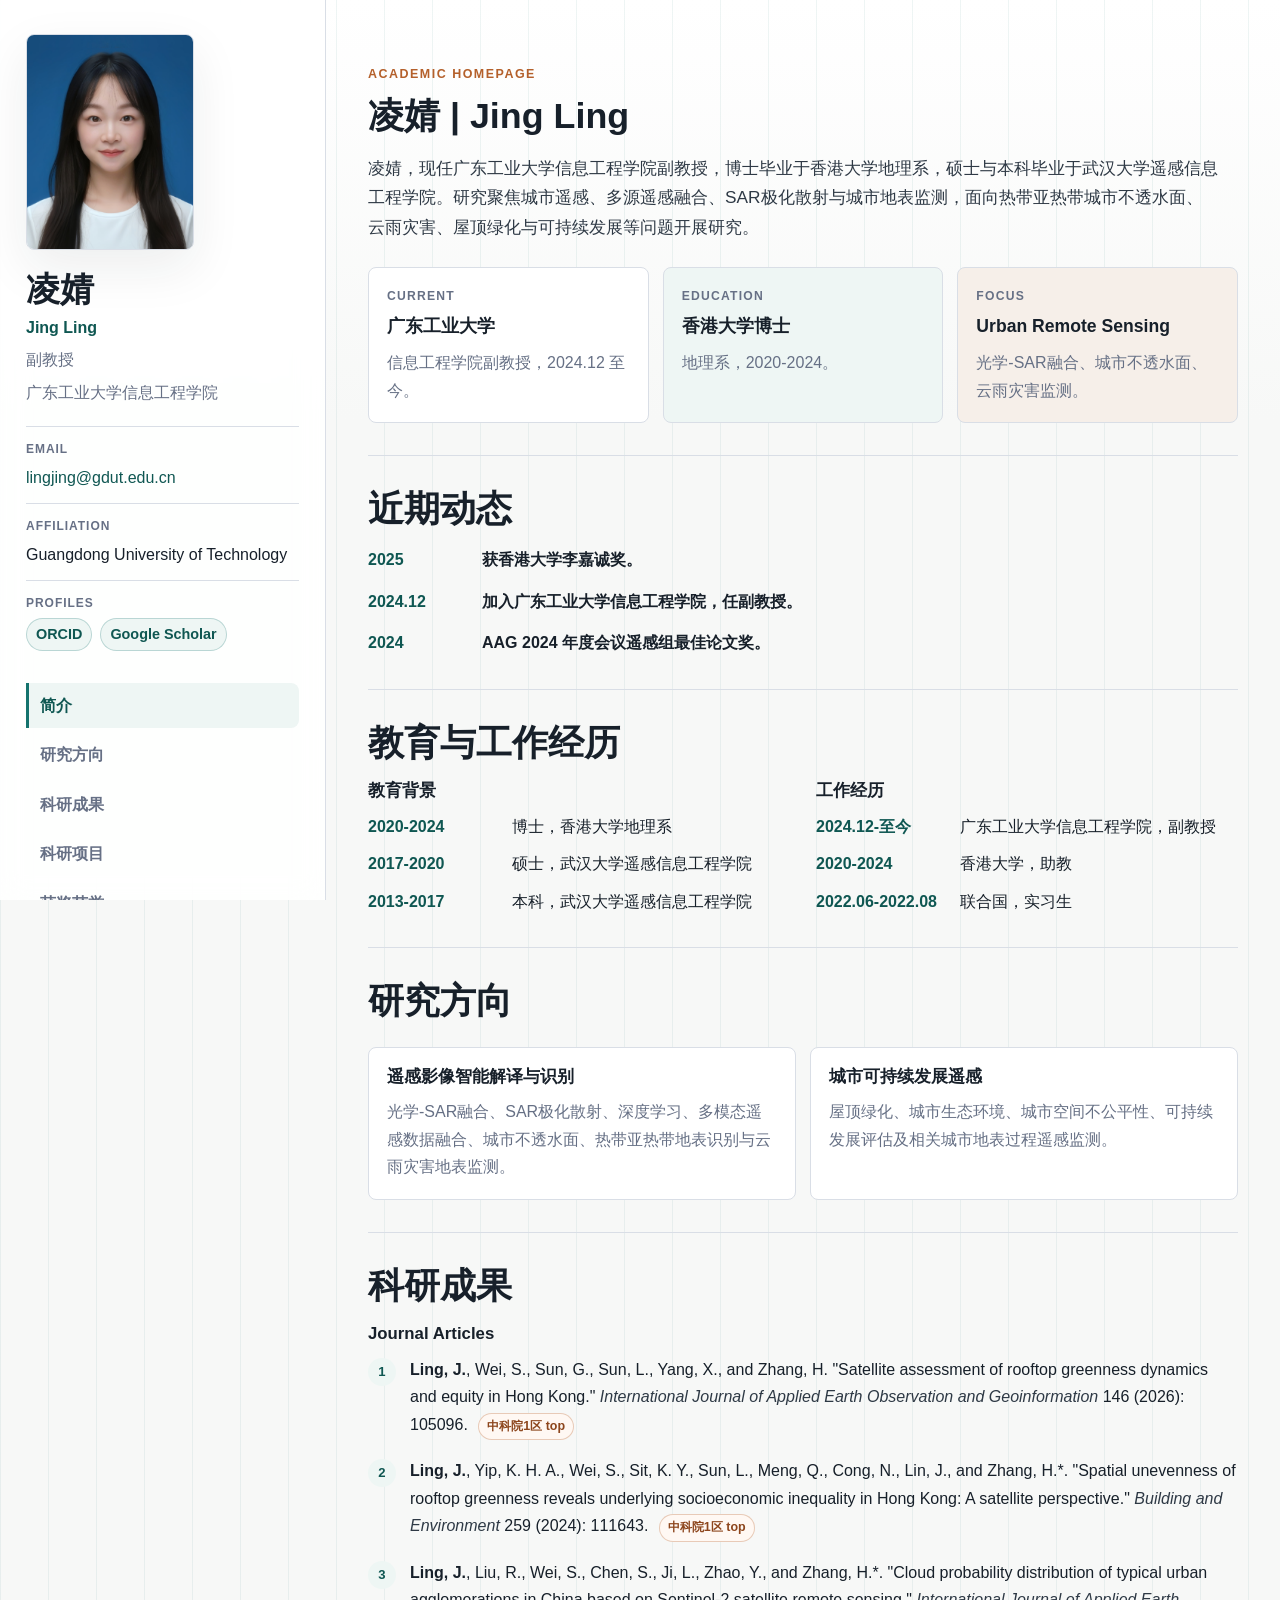
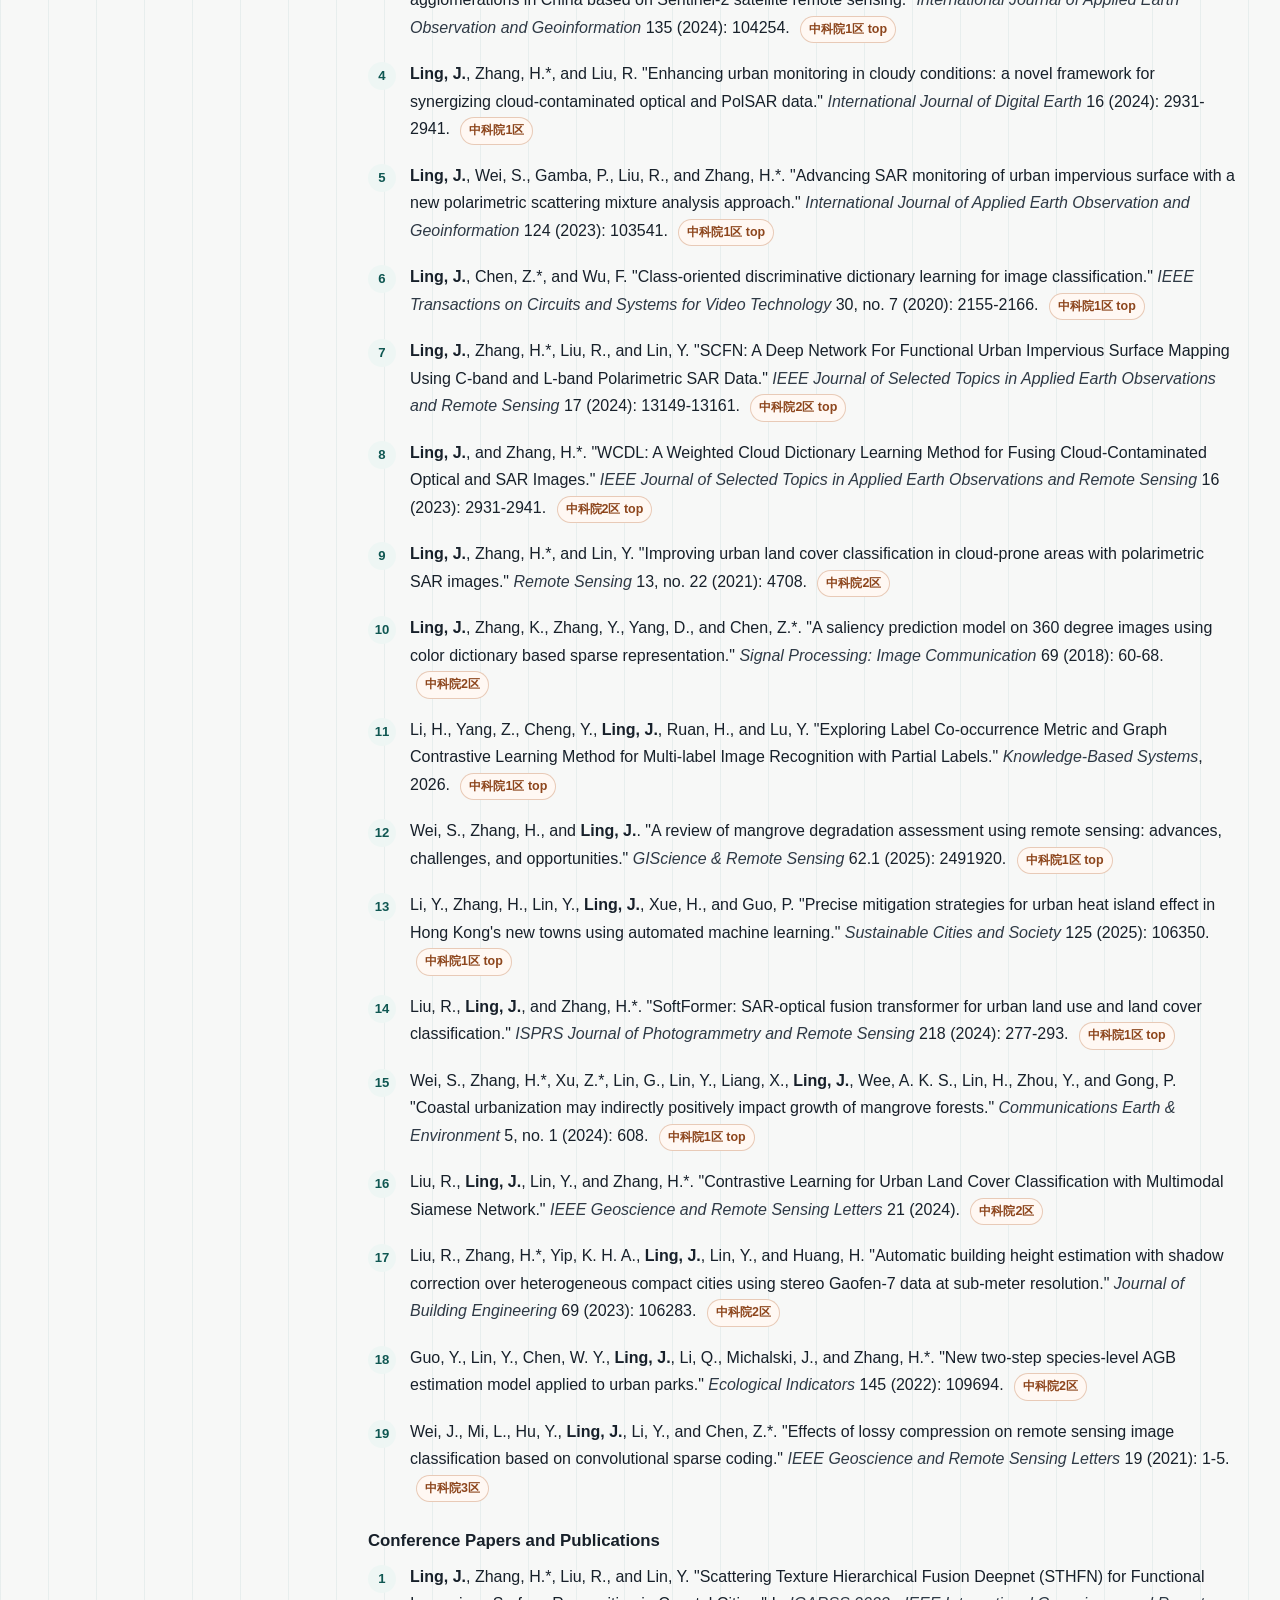
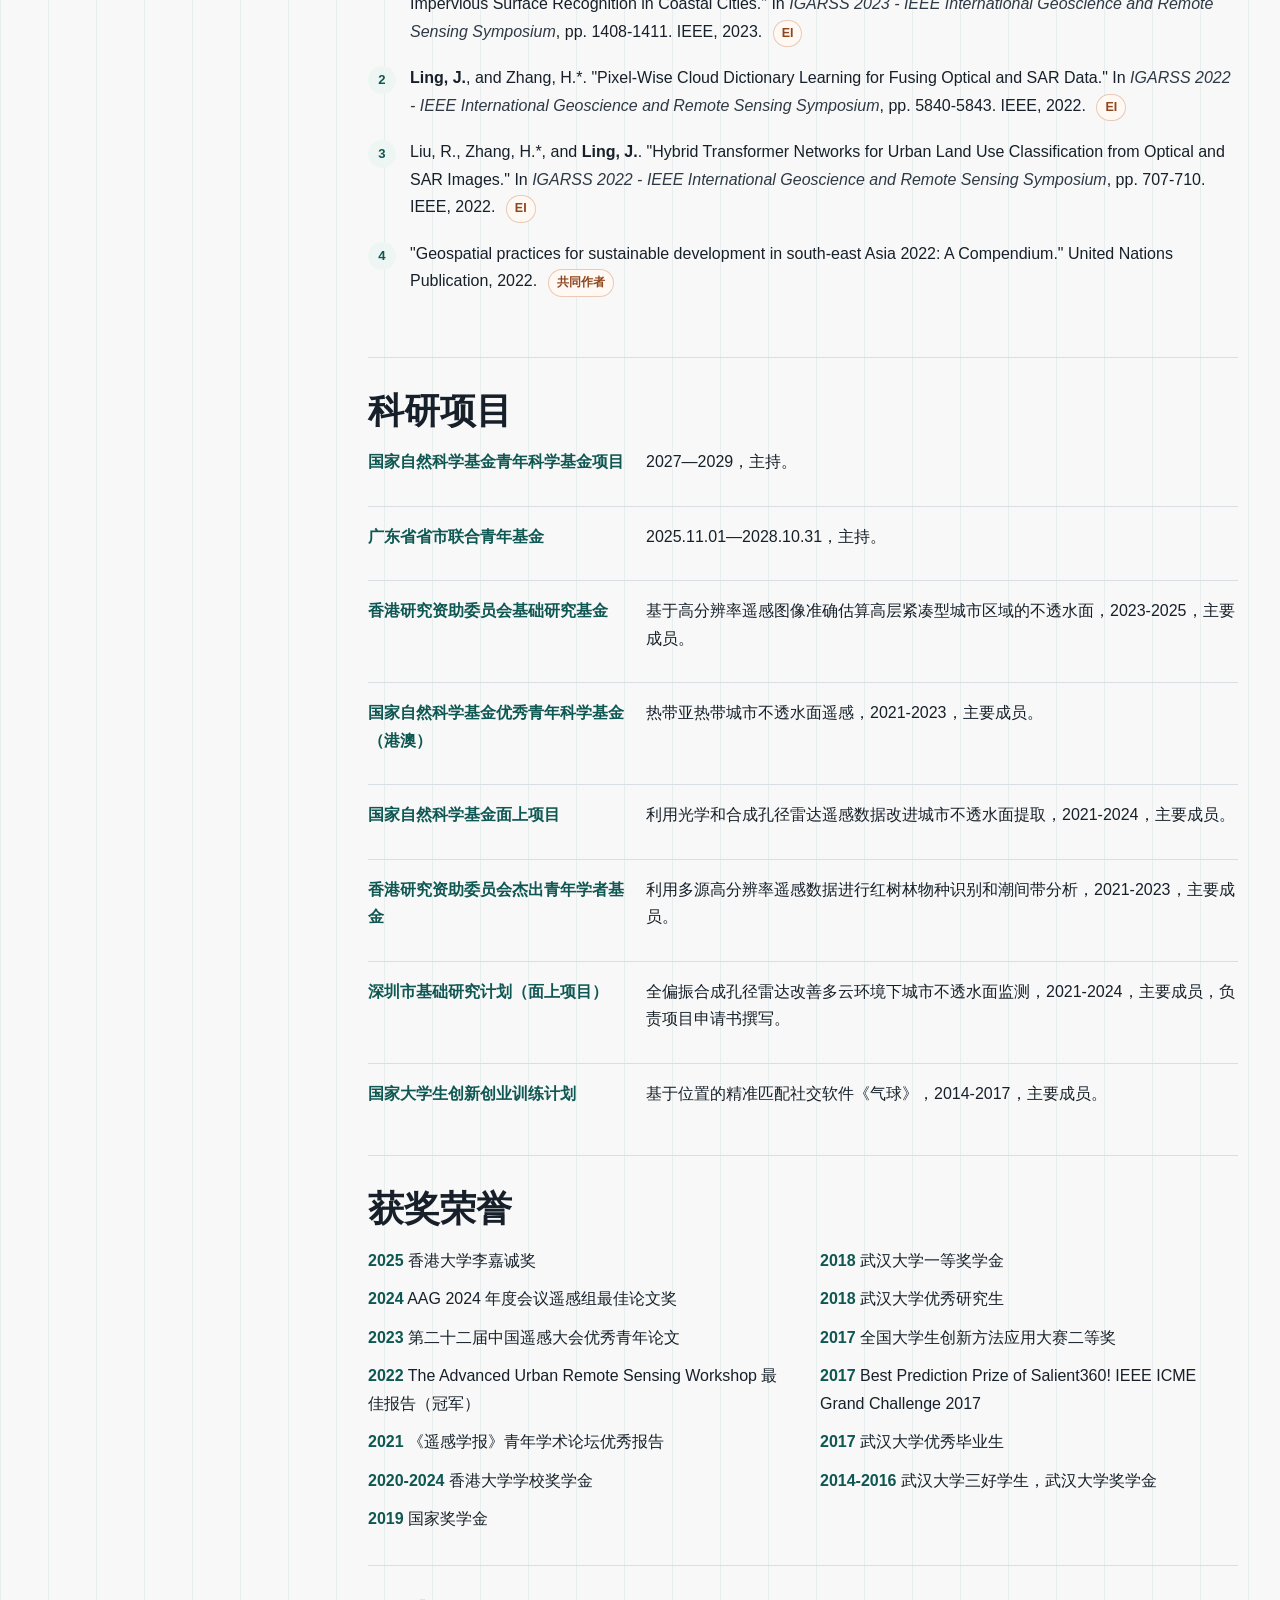
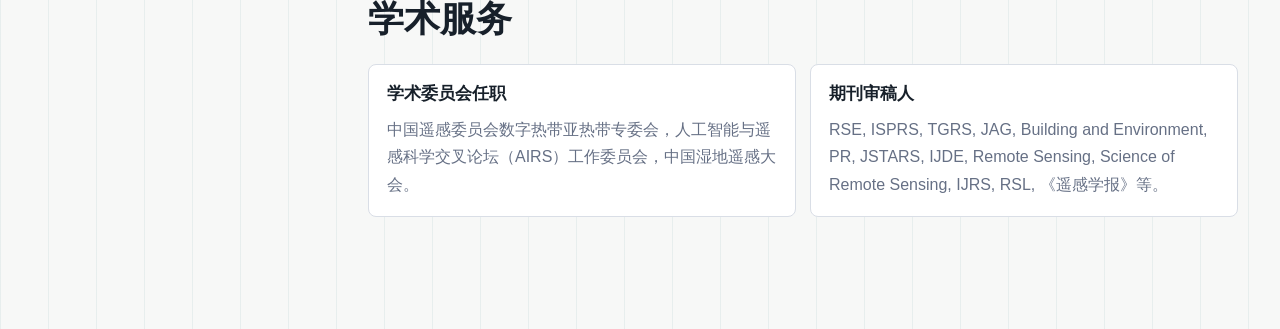
<file: index.html>
<!doctype html>
<html lang="zh-CN">
  <head>
    <meta charset="utf-8" />
    <meta name="viewport" content="width=device-width, initial-scale=1" />
    <title>凌婧 | Jing Ling | Ling Jing</title>
    <meta
      name="description"
      content="凌婧（Jing Ling / Ling Jing），广东工业大学信息工程学院副教授。研究方向包括城市遥感、光学-SAR融合、SAR极化散射、城市不透水面、云雨灾害地表监测、屋顶绿化与可持续发展。"
    />
    <meta name="author" content="凌婧, Jing Ling" />
    <meta
      name="keywords"
      content="凌婧,Jing Ling,Ling Jing,广东工业大学,Guangdong University of Technology,城市遥感,SAR,遥感,不透水面"
    />
    <meta name="robots" content="index, follow" />
    <link rel="canonical" href="https://jingling-rs.github.io/" />
    <meta property="og:type" content="profile" />
    <meta property="og:title" content="凌婧 | Jing Ling | Ling Jing" />
    <meta property="og:url" content="https://jingling-rs.github.io/" />
    <meta
      property="og:description"
      content="凌婧，广东工业大学信息工程学院副教授。研究方向包括城市遥感、光学-SAR融合、SAR极化散射与城市地表监测。"
    />
    <meta property="og:image" content="https://jingling-rs.github.io/assets/profile.png" />
    <script type="application/ld+json">
      {
        "@context": "https://schema.org",
        "@type": "Person",
        "name": "凌婧",
        "alternateName": ["Jing Ling", "Ling Jing"],
        "url": "https://jingling-rs.github.io/",
        "image": "https://jingling-rs.github.io/assets/profile.png",
        "jobTitle": "副教授",
        "email": "mailto:lingjing@gdut.edu.cn",
        "identifier": {
          "@type": "PropertyValue",
          "propertyID": "ORCID",
          "value": "0000-0002-5195-1450",
          "url": "https://orcid.org/0000-0002-5195-1450"
        },
        "sameAs": [
          "https://orcid.org/0000-0002-5195-1450",
          "https://scholar.google.com/citations?hl=zh-CN&user=QeZ-ANkAAAAJ&view_op=list_works&sortby=pubdate"
        ],
        "worksFor": {
          "@type": "CollegeOrUniversity",
          "name": "广东工业大学"
        },
        "affiliation": {
          "@type": "CollegeOrUniversity",
          "name": "Guangdong University of Technology"
        },
        "alumniOf": [
          {
            "@type": "CollegeOrUniversity",
            "name": "The University of Hong Kong"
          },
          {
            "@type": "CollegeOrUniversity",
            "name": "Wuhan University"
          }
        ],
        "knowsAbout": [
          "Urban remote sensing",
          "SAR-optical fusion",
          "Polarimetric SAR",
          "Urban impervious surface",
          "Remote sensing image processing"
        ]
      }
    </script>
    <script type="application/ld+json">
      {
        "@context": "https://schema.org",
        "@type": "WebSite",
        "name": "凌婧 | Jing Ling | Ling Jing",
        "alternateName": ["Jing Ling Academic Homepage", "Ling Jing Academic Homepage"],
        "url": "https://jingling-rs.github.io/"
      }
    </script>
    <link rel="stylesheet" href="styles.css" />
  </head>
  <body>
    <div class="site-shell">
      <aside class="profile-panel" aria-label="个人信息">
        <a class="skip-link" href="#content">跳到正文</a>
        <div class="profile-card">
          <img class="portrait" src="assets/profile.png" alt="凌婧头像" />
          <div class="identity">
            <h1>凌婧</h1>
            <p class="roman-name">Jing Ling</p>
            <p>副教授</p>
            <p>广东工业大学信息工程学院</p>
          </div>
          <dl class="contact-list">
            <div>
              <dt>Email</dt>
              <dd><a href="mailto:lingjing@gdut.edu.cn">lingjing@gdut.edu.cn</a></dd>
            </div>
            <div>
              <dt>Affiliation</dt>
              <dd>Guangdong University of Technology</dd>
            </div>
            <div>
              <dt>Profiles</dt>
              <dd class="profile-links">
                <a href="https://orcid.org/0000-0002-5195-1450" target="_blank" rel="noopener noreferrer">ORCID</a>
                <a href="https://scholar.google.com/citations?hl=zh-CN&amp;user=QeZ-ANkAAAAJ&amp;view_op=list_works&amp;sortby=pubdate" target="_blank" rel="noopener noreferrer">Google Scholar</a>
              </dd>
            </div>
          </dl>
        </div>

        <nav class="section-nav" aria-label="页面导航">
          <a href="#about">简介</a>
          <a href="#research">研究方向</a>
          <a href="#publications">科研成果</a>
          <a href="#projects">科研项目</a>
          <a href="#awards">获奖荣誉</a>
          <a href="#service">学术服务</a>
        </nav>
      </aside>

      <main id="content" class="content">
        <section id="about" class="section intro-section" aria-labelledby="about-title">
          <p class="eyebrow">Academic Homepage</p>
          <h2 id="about-title">凌婧 | Jing Ling</h2>
          <p class="lead">
            凌婧，现任广东工业大学信息工程学院副教授，博士毕业于香港大学地理系，硕士与本科毕业于武汉大学遥感信息工程学院。研究聚焦城市遥感、多源遥感融合、SAR极化散射与城市地表监测，面向热带亚热带城市不透水面、云雨灾害、屋顶绿化与可持续发展等问题开展研究。
          </p>

          <div class="highlight-grid" aria-label="个人概览">
            <article>
              <span>Current</span>
              <strong>广东工业大学</strong>
              <p>信息工程学院副教授，2024.12 至今。</p>
            </article>
            <article>
              <span>Education</span>
              <strong>香港大学博士</strong>
              <p>地理系，2020-2024。</p>
            </article>
            <article>
              <span>Focus</span>
              <strong>Urban Remote Sensing</strong>
              <p>光学-SAR融合、城市不透水面、云雨灾害监测。</p>
            </article>
          </div>
        </section>

        <section class="section" aria-labelledby="news-title">
          <h2 id="news-title">近期动态</h2>
          <ol class="timeline">
            <li>
              <time datetime="2025">2025</time>
              <div>
                <strong>获香港大学李嘉诚奖。</strong>
              </div>
            </li>
            <li>
              <time datetime="2024-12">2024.12</time>
              <div>
                <strong>加入广东工业大学信息工程学院，任副教授。</strong>
              </div>
            </li>
            <li>
              <time datetime="2024">2024</time>
              <div>
                <strong>AAG 2024 年度会议遥感组最佳论文奖。</strong>
              </div>
            </li>
          </ol>
        </section>

        <section class="section" aria-labelledby="education-title">
          <h2 id="education-title">教育与工作经历</h2>
          <div class="two-column">
            <div>
              <h3>教育背景</h3>
              <ol class="compact-list">
                <li><span>2020-2024</span> 博士，香港大学地理系</li>
                <li><span>2017-2020</span> 硕士，武汉大学遥感信息工程学院</li>
                <li><span>2013-2017</span> 本科，武汉大学遥感信息工程学院</li>
              </ol>
            </div>
            <div>
              <h3>工作经历</h3>
              <ol class="compact-list">
                <li><span>2024.12-至今</span> 广东工业大学信息工程学院，副教授</li>
                <li><span>2020-2024</span> 香港大学，助教</li>
                <li><span>2022.06-2022.08</span> 联合国，实习生</li>
              </ol>
            </div>
          </div>
        </section>

        <section id="research" class="section" aria-labelledby="research-title">
          <h2 id="research-title">研究方向</h2>
          <div class="topic-grid">
            <article>
              <h3>遥感影像智能解译与识别</h3>
              <p>
                光学-SAR融合、SAR极化散射、深度学习、多模态遥感数据融合、城市不透水面、热带亚热带地表识别与云雨灾害地表监测。
              </p>
            </article>
            <article>
              <h3>城市可持续发展遥感</h3>
              <p>
                屋顶绿化、城市生态环境、城市空间不公平性、可持续发展评估及相关城市地表过程遥感监测。
              </p>
            </article>
          </div>
        </section>

        <section id="publications" class="section" aria-labelledby="publications-title">
          <h2 id="publications-title">科研成果</h2>

          <h3>Journal Articles</h3>
          <ol class="publication-list">
            <li>
              <strong>Ling, J.</strong>, Wei, S., Sun, G., Sun, L., Yang, X., and Zhang, H.
              "Satellite assessment of rooftop greenness dynamics and equity in Hong Kong."
              <em>International Journal of Applied Earth Observation and Geoinformation</em> 146 (2026): 105096.
              <span class="tag">中科院1区 top</span>
            </li>
            <li>
              <strong>Ling, J.</strong>, Yip, K. H. A., Wei, S., Sit, K. Y., Sun, L., Meng, Q., Cong, N., Lin, J., and Zhang, H.*.
              "Spatial unevenness of rooftop greenness reveals underlying socioeconomic inequality in Hong Kong: A satellite perspective."
              <em>Building and Environment</em> 259 (2024): 111643.
              <span class="tag">中科院1区 top</span>
            </li>
            <li>
              <strong>Ling, J.</strong>, Liu, R., Wei, S., Chen, S., Ji, L., Zhao, Y., and Zhang, H.*.
              "Cloud probability distribution of typical urban agglomerations in China based on Sentinel-2 satellite remote sensing."
              <em>International Journal of Applied Earth Observation and Geoinformation</em> 135 (2024): 104254.
              <span class="tag">中科院1区 top</span>
            </li>
            <li>
              <strong>Ling, J.</strong>, Zhang, H.*, and Liu, R.
              "Enhancing urban monitoring in cloudy conditions: a novel framework for synergizing cloud-contaminated optical and PolSAR data."
              <em>International Journal of Digital Earth</em> 16 (2024): 2931-2941.
              <span class="tag">中科院1区</span>
            </li>
            <li>
              <strong>Ling, J.</strong>, Wei, S., Gamba, P., Liu, R., and Zhang, H.*.
              "Advancing SAR monitoring of urban impervious surface with a new polarimetric scattering mixture analysis approach."
              <em>International Journal of Applied Earth Observation and Geoinformation</em> 124 (2023): 103541.
              <span class="tag">中科院1区 top</span>
            </li>
            <li>
              <strong>Ling, J.</strong>, Chen, Z.*, and Wu, F.
              "Class-oriented discriminative dictionary learning for image classification."
              <em>IEEE Transactions on Circuits and Systems for Video Technology</em> 30, no. 7 (2020): 2155-2166.
              <span class="tag">中科院1区 top</span>
            </li>
            <li>
              <strong>Ling, J.</strong>, Zhang, H.*, Liu, R., and Lin, Y.
              "SCFN: A Deep Network For Functional Urban Impervious Surface Mapping Using C-band and L-band Polarimetric SAR Data."
              <em>IEEE Journal of Selected Topics in Applied Earth Observations and Remote Sensing</em> 17 (2024): 13149-13161.
              <span class="tag">中科院2区 top</span>
            </li>
            <li>
              <strong>Ling, J.</strong>, and Zhang, H.*.
              "WCDL: A Weighted Cloud Dictionary Learning Method for Fusing Cloud-Contaminated Optical and SAR Images."
              <em>IEEE Journal of Selected Topics in Applied Earth Observations and Remote Sensing</em> 16 (2023): 2931-2941.
              <span class="tag">中科院2区 top</span>
            </li>
            <li>
              <strong>Ling, J.</strong>, Zhang, H.*, and Lin, Y.
              "Improving urban land cover classification in cloud-prone areas with polarimetric SAR images."
              <em>Remote Sensing</em> 13, no. 22 (2021): 4708.
              <span class="tag">中科院2区</span>
            </li>
            <li>
              <strong>Ling, J.</strong>, Zhang, K., Zhang, Y., Yang, D., and Chen, Z.*.
              "A saliency prediction model on 360 degree images using color dictionary based sparse representation."
              <em>Signal Processing: Image Communication</em> 69 (2018): 60-68.
              <span class="tag">中科院2区</span>
            </li>
            <li>
              Li, H., Yang, Z., Cheng, Y., <strong>Ling, J.</strong>, Ruan, H., and Lu, Y.
              "Exploring Label Co-occurrence Metric and Graph Contrastive Learning Method for Multi-label Image Recognition with Partial Labels."
              <em>Knowledge-Based Systems</em>, 2026.
              <span class="tag">中科院1区 top</span>
            </li>
            <li>
              Wei, S., Zhang, H., and <strong>Ling, J.</strong>.
              "A review of mangrove degradation assessment using remote sensing: advances, challenges, and opportunities."
              <em>GIScience &amp; Remote Sensing</em> 62.1 (2025): 2491920.
              <span class="tag">中科院1区 top</span>
            </li>
            <li>
              Li, Y., Zhang, H., Lin, Y., <strong>Ling, J.</strong>, Xue, H., and Guo, P.
              "Precise mitigation strategies for urban heat island effect in Hong Kong's new towns using automated machine learning."
              <em>Sustainable Cities and Society</em> 125 (2025): 106350.
              <span class="tag">中科院1区 top</span>
            </li>
            <li>
              Liu, R., <strong>Ling, J.</strong>, and Zhang, H.*.
              "SoftFormer: SAR-optical fusion transformer for urban land use and land cover classification."
              <em>ISPRS Journal of Photogrammetry and Remote Sensing</em> 218 (2024): 277-293.
              <span class="tag">中科院1区 top</span>
            </li>
            <li>
              Wei, S., Zhang, H.*, Xu, Z.*, Lin, G., Lin, Y., Liang, X., <strong>Ling, J.</strong>, Wee, A. K. S., Lin, H., Zhou, Y., and Gong, P.
              "Coastal urbanization may indirectly positively impact growth of mangrove forests."
              <em>Communications Earth &amp; Environment</em> 5, no. 1 (2024): 608.
              <span class="tag">中科院1区 top</span>
            </li>
            <li>
              Liu, R., <strong>Ling, J.</strong>, Lin, Y., and Zhang, H.*.
              "Contrastive Learning for Urban Land Cover Classification with Multimodal Siamese Network."
              <em>IEEE Geoscience and Remote Sensing Letters</em> 21 (2024).
              <span class="tag">中科院2区</span>
            </li>
            <li>
              Liu, R., Zhang, H.*, Yip, K. H. A., <strong>Ling, J.</strong>, Lin, Y., and Huang, H.
              "Automatic building height estimation with shadow correction over heterogeneous compact cities using stereo Gaofen-7 data at sub-meter resolution."
              <em>Journal of Building Engineering</em> 69 (2023): 106283.
              <span class="tag">中科院2区</span>
            </li>
            <li>
              Guo, Y., Lin, Y., Chen, W. Y., <strong>Ling, J.</strong>, Li, Q., Michalski, J., and Zhang, H.*.
              "New two-step species-level AGB estimation model applied to urban parks."
              <em>Ecological Indicators</em> 145 (2022): 109694.
              <span class="tag">中科院2区</span>
            </li>
            <li>
              Wei, J., Mi, L., Hu, Y., <strong>Ling, J.</strong>, Li, Y., and Chen, Z.*.
              "Effects of lossy compression on remote sensing image classification based on convolutional sparse coding."
              <em>IEEE Geoscience and Remote Sensing Letters</em> 19 (2021): 1-5.
              <span class="tag">中科院3区</span>
            </li>
          </ol>

          <h3>Conference Papers and Publications</h3>
          <ol class="publication-list">
            <li>
              <strong>Ling, J.</strong>, Zhang, H.*, Liu, R., and Lin, Y.
              "Scattering Texture Hierarchical Fusion Deepnet (STHFN) for Functional Impervious Surface Recognition in Coastal Cities."
              In <em>IGARSS 2023 - IEEE International Geoscience and Remote Sensing Symposium</em>, pp. 1408-1411. IEEE, 2023.
              <span class="tag">EI</span>
            </li>
            <li>
              <strong>Ling, J.</strong>, and Zhang, H.*.
              "Pixel-Wise Cloud Dictionary Learning for Fusing Optical and SAR Data."
              In <em>IGARSS 2022 - IEEE International Geoscience and Remote Sensing Symposium</em>, pp. 5840-5843. IEEE, 2022.
              <span class="tag">EI</span>
            </li>
            <li>
              Liu, R., Zhang, H.*, and <strong>Ling, J.</strong>.
              "Hybrid Transformer Networks for Urban Land Use Classification from Optical and SAR Images."
              In <em>IGARSS 2022 - IEEE International Geoscience and Remote Sensing Symposium</em>, pp. 707-710. IEEE, 2022.
              <span class="tag">EI</span>
            </li>
            <li>
              "Geospatial practices for sustainable development in south-east Asia 2022: A Compendium."
              United Nations Publication, 2022.
              <span class="tag">共同作者</span>
            </li>
          </ol>
        </section>

        <section id="projects" class="section" aria-labelledby="projects-title">
          <h2 id="projects-title">科研项目</h2>
          <ol class="project-list">
            <li>
              <strong>国家自然科学基金青年科学基金项目</strong>
              <span>2027—2029，主持。</span>
            </li>
            <li>
              <strong>广东省省市联合青年基金</strong>
              <span>2025.11.01—2028.10.31，主持。</span>
            </li>
            <li>
              <strong>香港研究资助委员会基础研究基金</strong>
              <span>基于高分辨率遥感图像准确估算高层紧凑型城市区域的不透水面，2023-2025，主要成员。</span>
            </li>
            <li>
              <strong>国家自然科学基金优秀青年科学基金（港澳）</strong>
              <span>热带亚热带城市不透水面遥感，2021-2023，主要成员。</span>
            </li>
            <li>
              <strong>国家自然科学基金面上项目</strong>
              <span>利用光学和合成孔径雷达遥感数据改进城市不透水面提取，2021-2024，主要成员。</span>
            </li>
            <li>
              <strong>香港研究资助委员会杰出青年学者基金</strong>
              <span>利用多源高分辨率遥感数据进行红树林物种识别和潮间带分析，2021-2023，主要成员。</span>
            </li>
            <li>
              <strong>深圳市基础研究计划（面上项目）</strong>
              <span>全偏振合成孔径雷达改善多云环境下城市不透水面监测，2021-2024，主要成员，负责项目申请书撰写。</span>
            </li>
            <li>
              <strong>国家大学生创新创业训练计划</strong>
              <span>基于位置的精准匹配社交软件《气球》，2014-2017，主要成员。</span>
            </li>
          </ol>
        </section>

        <section id="awards" class="section" aria-labelledby="awards-title">
          <h2 id="awards-title">获奖荣誉</h2>
          <ol class="award-list">
            <li><span>2025</span> 香港大学李嘉诚奖</li>
            <li><span>2024</span> AAG 2024 年度会议遥感组最佳论文奖</li>
            <li><span>2023</span> 第二十二届中国遥感大会优秀青年论文</li>
            <li><span>2022</span> The Advanced Urban Remote Sensing Workshop 最佳报告（冠军）</li>
            <li><span>2021</span> 《遥感学报》青年学术论坛优秀报告</li>
            <li><span>2020-2024</span> 香港大学学校奖学金</li>
            <li><span>2019</span> 国家奖学金</li>
            <li><span>2018</span> 武汉大学一等奖学金</li>
            <li><span>2018</span> 武汉大学优秀研究生</li>
            <li><span>2017</span> 全国大学生创新方法应用大赛二等奖</li>
            <li><span>2017</span> Best Prediction Prize of Salient360! IEEE ICME Grand Challenge 2017</li>
            <li><span>2017</span> 武汉大学优秀毕业生</li>
            <li><span>2014-2016</span> 武汉大学三好学生，武汉大学奖学金</li>
          </ol>
        </section>

        <section id="service" class="section" aria-labelledby="service-title">
          <h2 id="service-title">学术服务</h2>
          <div class="service-grid">
            <article>
              <h3>学术委员会任职</h3>
              <p>中国遥感委员会数字热带亚热带专委会，人工智能与遥感科学交叉论坛（AIRS）工作委员会，中国湿地遥感大会。</p>
            </article>
            <article>
              <h3>期刊审稿人</h3>
              <p>
                RSE, ISPRS, TGRS, JAG, Building and Environment, PR, JSTARS, IJDE, Remote Sensing, Science of Remote Sensing, IJRS, RSL, 《遥感学报》等。
              </p>
            </article>
          </div>
        </section>
      </main>
    </div>

    <script src="scripts.js"></script>
  </body>
</html>
</file>
<file: styles.css>
:root {
  color-scheme: light;
  --bg: #f7f8f7;
  --panel: #ffffff;
  --ink: #17202a;
  --muted: #667085;
  --line: #d9dee6;
  --accent: #14736d;
  --accent-dark: #0f5752;
  --accent-warm: #b4602b;
  --soft: #eef6f4;
  --soft-warm: #f6efe9;
  --shadow: 0 18px 50px rgba(23, 32, 42, 0.08);
  --sidebar-width: 326px;
  font-family: "Inter", "Segoe UI", "PingFang SC", "Microsoft YaHei", Arial, sans-serif;
}

* {
  box-sizing: border-box;
}

html {
  scroll-behavior: smooth;
}

body {
  margin: 0;
  background:
    linear-gradient(90deg, rgba(20, 115, 109, 0.07) 0, rgba(20, 115, 109, 0.07) 1px, transparent 1px),
    linear-gradient(180deg, #ffffff 0, var(--bg) 420px);
  background-size: 48px 48px, auto;
  color: var(--ink);
  font-size: 16px;
  line-height: 1.72;
}

a {
  color: var(--accent-dark);
  text-decoration: none;
}

a:hover,
a:focus-visible {
  color: var(--accent-warm);
}

:focus-visible {
  outline: 3px solid rgba(180, 96, 43, 0.34);
  outline-offset: 3px;
}

.site-shell {
  display: grid;
  grid-template-columns: var(--sidebar-width) minmax(0, 1fr);
  min-height: 100vh;
}

.profile-panel {
  align-self: start;
  height: 100vh;
  position: sticky;
  top: 0;
  padding: 34px 26px;
  border-right: 1px solid var(--line);
  background: rgba(255, 255, 255, 0.88);
  backdrop-filter: blur(14px);
  overflow-y: auto;
}

.skip-link {
  position: absolute;
  left: 20px;
  top: 10px;
  transform: translateY(-140%);
  background: var(--ink);
  color: #fff;
  padding: 8px 10px;
  border-radius: 6px;
  z-index: 5;
}

.skip-link:focus {
  transform: translateY(0);
}

.profile-card {
  display: grid;
  gap: 20px;
}

.portrait {
  width: 168px;
  height: 216px;
  object-fit: cover;
  border-radius: 8px;
  border: 1px solid var(--line);
  box-shadow: var(--shadow);
}

.identity h1 {
  margin: 0;
  font-size: 2.15rem;
  line-height: 1.12;
  letter-spacing: 0;
}

.identity p {
  margin: 5px 0 0;
  color: var(--muted);
}

.roman-name {
  color: var(--accent-dark) !important;
  font-weight: 700;
}

.contact-list {
  display: grid;
  gap: 12px;
  margin: 0;
}

.contact-list div {
  border-top: 1px solid var(--line);
  padding-top: 12px;
}

.contact-list dt {
  color: var(--muted);
  font-size: 0.75rem;
  font-weight: 800;
  letter-spacing: 0.08em;
  text-transform: uppercase;
}

.contact-list dd {
  margin: 4px 0 0;
  overflow-wrap: anywhere;
}

.profile-links {
  display: flex;
  flex-wrap: wrap;
  gap: 8px;
}

.profile-links a {
  display: inline-flex;
  align-items: center;
  min-height: 30px;
  padding: 3px 9px;
  border: 1px solid rgba(20, 115, 109, 0.24);
  border-radius: 999px;
  background: var(--soft);
  color: var(--accent-dark);
  font-size: 0.9rem;
  font-weight: 800;
}

.profile-links a:hover,
.profile-links a:focus-visible {
  border-color: rgba(180, 96, 43, 0.4);
  background: var(--soft-warm);
  color: var(--accent-warm);
}

.section-nav {
  display: grid;
  gap: 4px;
  margin-top: 32px;
}

.section-nav a {
  display: block;
  padding: 9px 11px;
  border-left: 3px solid transparent;
  border-radius: 0 8px 8px 0;
  color: var(--muted);
  font-weight: 700;
}

.section-nav a:hover,
.section-nav a.is-active {
  background: var(--soft);
  border-left-color: var(--accent);
  color: var(--accent-dark);
}

.content {
  width: min(100%, 1040px);
  padding: 56px 42px 80px;
}

.section {
  padding: 32px 0;
  border-bottom: 1px solid var(--line);
  scroll-margin-top: 30px;
}

.section:last-child {
  border-bottom: 0;
}

.intro-section {
  padding-top: 8px;
}

.eyebrow {
  margin: 0 0 10px;
  color: var(--accent-warm);
  font-size: 0.78rem;
  font-weight: 900;
  letter-spacing: 0.12em;
  text-transform: uppercase;
}

h2 {
  margin: 0 0 16px;
  color: var(--ink);
  font-size: clamp(1.5rem, 2.8vw, 2.45rem);
  line-height: 1.18;
  letter-spacing: 0;
}

h3 {
  margin: 0 0 10px;
  color: var(--ink);
  font-size: 1.05rem;
  line-height: 1.35;
  letter-spacing: 0;
}

.lead {
  max-width: 850px;
  margin: 0;
  color: #2e3945;
  font-size: 1.08rem;
}

.highlight-grid,
.topic-grid,
.service-grid {
  display: grid;
  grid-template-columns: repeat(3, minmax(0, 1fr));
  gap: 14px;
  margin-top: 24px;
}

.topic-grid,
.service-grid {
  grid-template-columns: repeat(2, minmax(0, 1fr));
}

.highlight-grid article,
.topic-grid article,
.service-grid article {
  min-width: 0;
  padding: 18px;
  border: 1px solid var(--line);
  border-radius: 8px;
  background: var(--panel);
}

.highlight-grid article:nth-child(2) {
  background: var(--soft);
}

.highlight-grid article:nth-child(3) {
  background: var(--soft-warm);
}

.highlight-grid span {
  display: block;
  color: var(--muted);
  font-size: 0.76rem;
  font-weight: 900;
  letter-spacing: 0.1em;
  text-transform: uppercase;
}

.highlight-grid strong {
  display: block;
  margin-top: 4px;
  font-size: 1.1rem;
}

.highlight-grid p,
.topic-grid p,
.service-grid p {
  margin: 8px 0 0;
  color: var(--muted);
}

.timeline,
.compact-list,
.publication-list,
.project-list,
.award-list {
  list-style: none;
  margin: 0;
  padding: 0;
}

.timeline {
  display: grid;
  gap: 14px;
}

.timeline li {
  display: grid;
  grid-template-columns: 96px minmax(0, 1fr);
  gap: 18px;
}

.timeline time {
  color: var(--accent-dark);
  font-weight: 900;
}

.two-column {
  display: grid;
  grid-template-columns: repeat(2, minmax(0, 1fr));
  gap: 26px;
}

.compact-list {
  display: grid;
  gap: 10px;
}

.compact-list li {
  display: grid;
  grid-template-columns: 132px minmax(0, 1fr);
  gap: 12px;
  align-items: start;
}

.compact-list span,
.award-list span {
  color: var(--accent-dark);
  font-weight: 900;
}

.section-note {
  margin: -6px 0 22px;
  color: var(--muted);
}

.publication-list {
  counter-reset: publication;
  display: grid;
  gap: 17px;
  margin-bottom: 28px;
}

.publication-list li {
  counter-increment: publication;
  position: relative;
  padding-left: 42px;
}

.publication-list li::before {
  content: counter(publication);
  position: absolute;
  left: 0;
  top: 2px;
  width: 28px;
  height: 28px;
  border-radius: 50%;
  background: var(--soft);
  color: var(--accent-dark);
  font-size: 0.82rem;
  font-weight: 900;
  line-height: 28px;
  text-align: center;
}

em {
  color: #2e3945;
}

.tag {
  display: inline-flex;
  align-items: center;
  min-height: 24px;
  margin-left: 6px;
  padding: 2px 8px;
  border: 1px solid rgba(180, 96, 43, 0.3);
  border-radius: 999px;
  background: #fff8f3;
  color: #8d461d;
  font-size: 0.78rem;
  font-weight: 800;
  white-space: nowrap;
}

.project-list {
  display: grid;
  gap: 14px;
}

.project-list li {
  display: grid;
  grid-template-columns: minmax(180px, 260px) minmax(0, 1fr);
  gap: 18px;
  padding: 16px 0;
  border-top: 1px solid var(--line);
}

.project-list li:first-child {
  border-top: 0;
  padding-top: 0;
}

.project-list strong {
  color: var(--accent-dark);
}

.award-list {
  column-count: 2;
  column-gap: 34px;
}

.award-list li {
  break-inside: avoid;
  margin: 0 0 11px;
  padding-left: 0;
}

@media (max-width: 980px) {
  .site-shell {
    display: block;
  }

  .profile-panel {
    position: static;
    height: auto;
    padding: 24px;
    border-right: 0;
    border-bottom: 1px solid var(--line);
  }

  .profile-card {
    grid-template-columns: 126px minmax(0, 1fr);
    align-items: start;
  }

  .portrait {
    width: 126px;
    height: 162px;
    grid-row: span 2;
  }

  .contact-list {
    grid-column: 2;
  }

  .section-nav {
    grid-auto-flow: column;
    grid-auto-columns: max-content;
    overflow-x: auto;
    margin-top: 22px;
    padding-bottom: 4px;
  }

  .section-nav a {
    border-left: 0;
    border-bottom: 3px solid transparent;
    border-radius: 8px 8px 0 0;
  }

  .section-nav a:hover,
  .section-nav a.is-active {
    border-left-color: transparent;
    border-bottom-color: var(--accent);
  }

  .content {
    width: 100%;
    padding: 38px 24px 64px;
  }

  .highlight-grid,
  .topic-grid,
  .service-grid {
    grid-template-columns: 1fr;
  }
}

@media (max-width: 680px) {
  body {
    font-size: 15px;
  }

  .profile-panel {
    padding: 20px;
  }

  .profile-card {
    grid-template-columns: 102px minmax(0, 1fr);
    gap: 15px;
  }

  .portrait {
    width: 102px;
    height: 132px;
  }

  .identity h1 {
    font-size: 1.78rem;
  }

  .contact-list {
    grid-column: 1 / -1;
  }

  .content {
    padding: 30px 18px 54px;
  }

  .section {
    padding: 26px 0;
  }

  .timeline li,
  .compact-list li,
  .project-list li {
    grid-template-columns: 1fr;
    gap: 3px;
  }

  .publication-list li {
    padding-left: 0;
    padding-top: 38px;
  }

  .publication-list li::before {
    top: 0;
  }

  .award-list {
    column-count: 1;
  }
}
</file>
